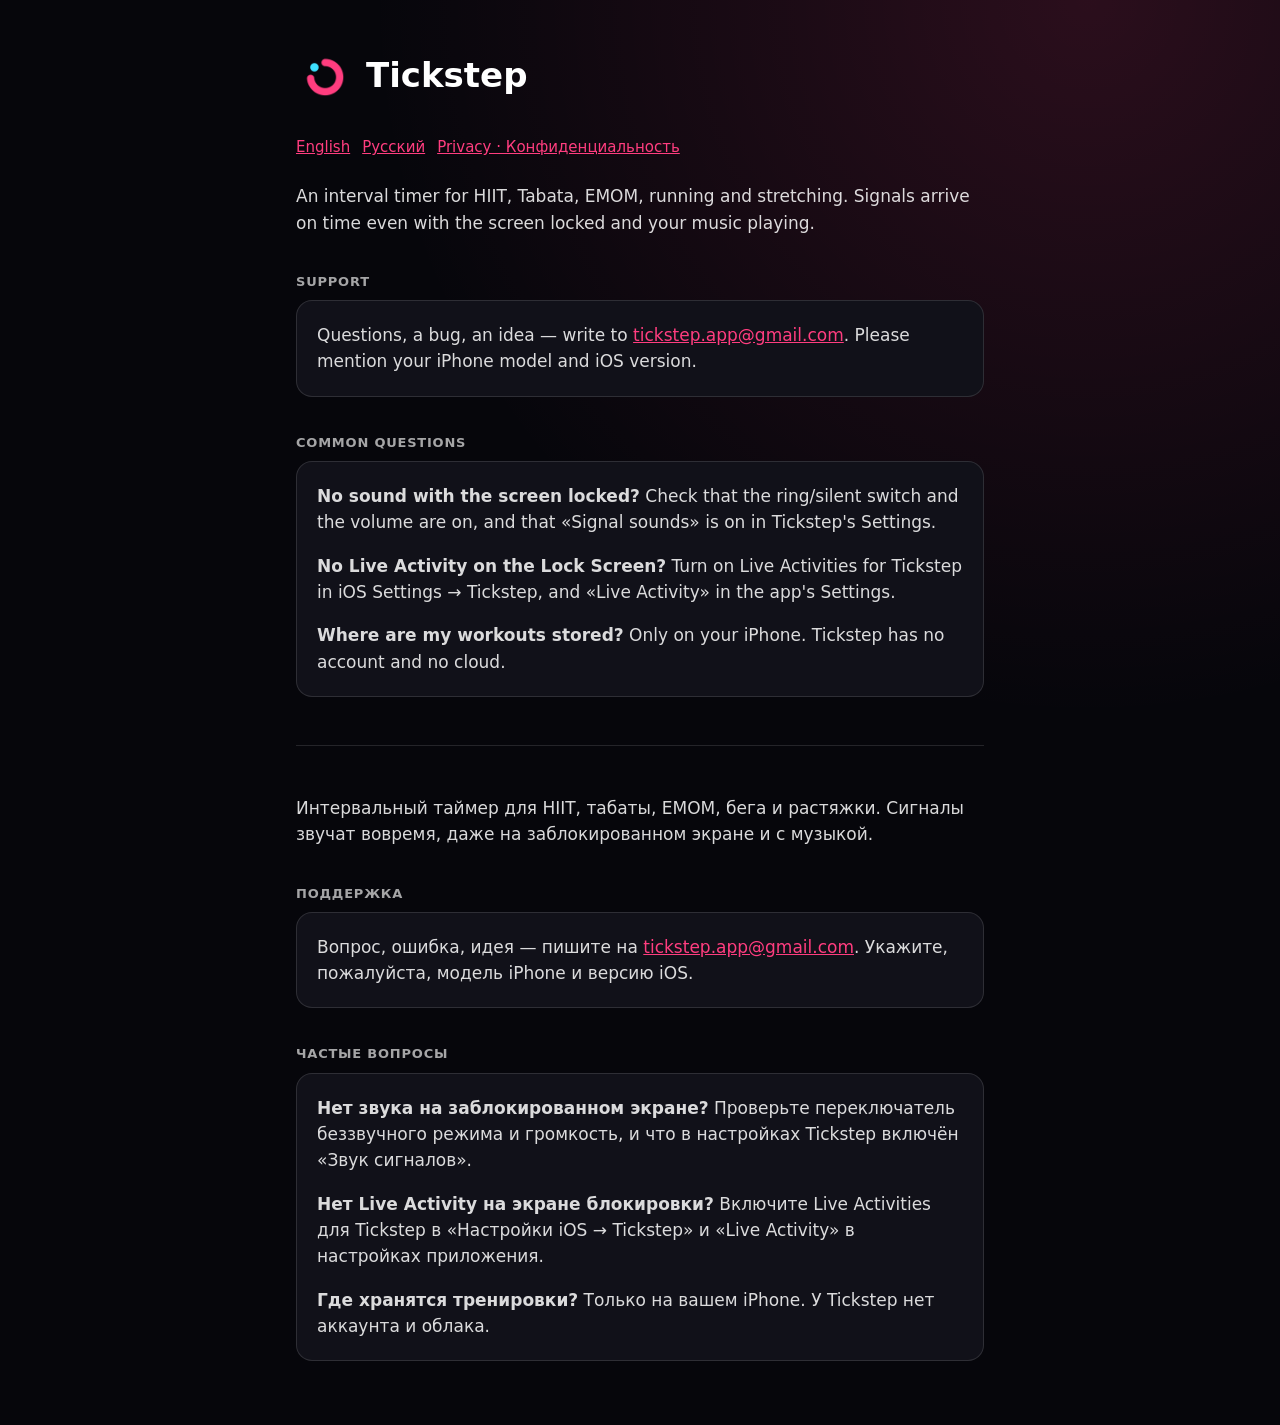
<file: index.html>
<!doctype html>
<html lang="en">
<head>
<meta charset="utf-8">
<meta name="viewport" content="width=device-width, initial-scale=1">
<title>Tickstep — Support</title>
<meta name="description" content="Tickstep — an interval timer whose signals come on time, even with the screen locked.">
<link rel="stylesheet" href="style.css">
</head>
<body>
<main>
<header><img src="icon.png" alt=""><h1>Tickstep</h1></header>
<nav class="lang"><a href="#en">English</a><a href="#ru">Русский</a><a href="privacy/">Privacy · Конфиденциальность</a></nav>

<section id="en">
<p>An interval timer for HIIT, Tabata, EMOM, running and stretching. Signals arrive on time even with the screen locked and your music playing.</p>
<h2>Support</h2>
<div class="card">
<p>Questions, a bug, an idea — write to <a href="mailto:tickstep.app@gmail.com">tickstep.app@gmail.com</a>. Please mention your iPhone model and iOS version.</p>
</div>
<h2>Common questions</h2>
<div class="card">
<p><strong>No sound with the screen locked?</strong> Check that the ring/silent switch and the volume are on, and that «Signal sounds» is on in Tickstep's Settings.</p>
<p><strong>No Live Activity on the Lock Screen?</strong> Turn on Live Activities for Tickstep in iOS Settings → Tickstep, and «Live Activity» in the app's Settings.</p>
<p><strong>Where are my workouts stored?</strong> Only on your iPhone. Tickstep has no account and no cloud.</p>
</div>
</section>

<section id="ru" lang="ru">
<p>Интервальный таймер для HIIT, табаты, EMOM, бега и растяжки. Сигналы звучат вовремя, даже на заблокированном экране и с музыкой.</p>
<h2>Поддержка</h2>
<div class="card">
<p>Вопрос, ошибка, идея — пишите на <a href="mailto:tickstep.app@gmail.com">tickstep.app@gmail.com</a>. Укажите, пожалуйста, модель iPhone и версию iOS.</p>
</div>
<h2>Частые вопросы</h2>
<div class="card">
<p><strong>Нет звука на заблокированном экране?</strong> Проверьте переключатель беззвучного режима и громкость, и что в настройках Tickstep включён «Звук сигналов».</p>
<p><strong>Нет Live Activity на экране блокировки?</strong> Включите Live Activities для Tickstep в «Настройки iOS → Tickstep» и «Live Activity» в настройках приложения.</p>
<p><strong>Где хранятся тренировки?</strong> Только на вашем iPhone. У Tickstep нет аккаунта и облака.</p>
</div>
</section>
</main>
</body>
</html>
</file>
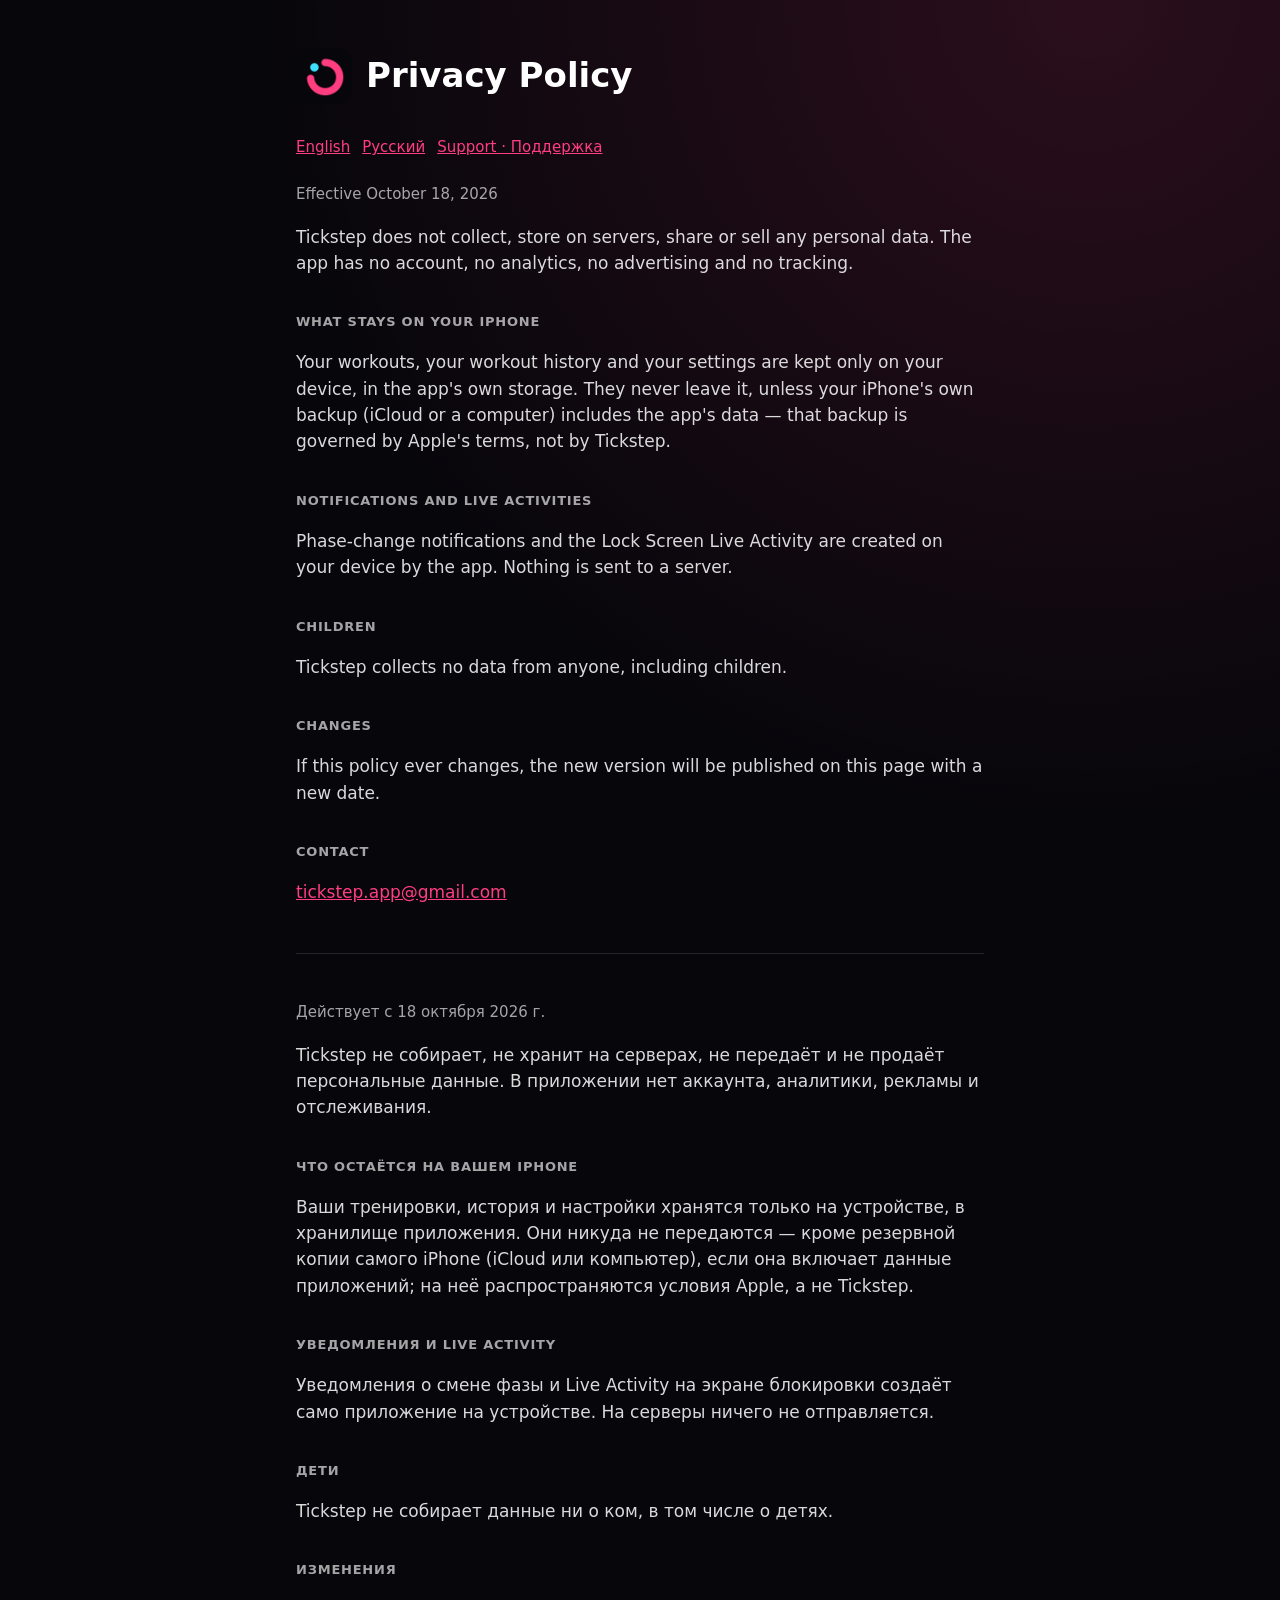
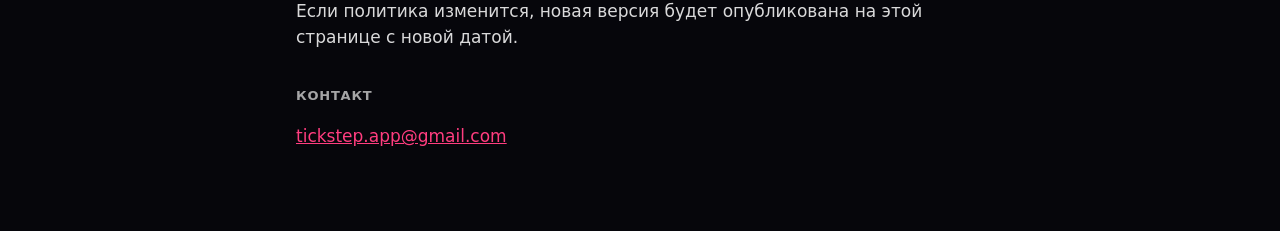
<file: privacy/index.html>
<!doctype html>
<html lang="en">
<head>
<meta charset="utf-8">
<meta name="viewport" content="width=device-width, initial-scale=1">
<title>Tickstep — Privacy Policy</title>
<link rel="stylesheet" href="../style.css">
</head>
<body>
<main>
<header><img src="../icon.png" alt=""><h1>Privacy Policy</h1></header>
<nav class="lang"><a href="#en">English</a><a href="#ru">Русский</a><a href="../">Support · Поддержка</a></nav>

<section id="en">
<p class="muted">Effective October 18, 2026</p>
<p>Tickstep does not collect, store on servers, share or sell any personal data. The app has no account, no analytics, no advertising and no tracking.</p>
<h2>What stays on your iPhone</h2>
<p>Your workouts, your workout history and your settings are kept only on your device, in the app's own storage. They never leave it, unless your iPhone's own backup (iCloud or a computer) includes the app's data — that backup is governed by Apple's terms, not by Tickstep.</p>
<h2>Notifications and Live Activities</h2>
<p>Phase-change notifications and the Lock Screen Live Activity are created on your device by the app. Nothing is sent to a server.</p>
<h2>Children</h2>
<p>Tickstep collects no data from anyone, including children.</p>
<h2>Changes</h2>
<p>If this policy ever changes, the new version will be published on this page with a new date.</p>
<h2>Contact</h2>
<p><a href="mailto:tickstep.app@gmail.com">tickstep.app@gmail.com</a></p>
</section>

<section id="ru" lang="ru">
<p class="muted">Действует с 18 октября 2026 г.</p>
<p>Tickstep не собирает, не хранит на серверах, не передаёт и не продаёт персональные данные. В приложении нет аккаунта, аналитики, рекламы и отслеживания.</p>
<h2>Что остаётся на вашем iPhone</h2>
<p>Ваши тренировки, история и настройки хранятся только на устройстве, в хранилище приложения. Они никуда не передаются — кроме резервной копии самого iPhone (iCloud или компьютер), если она включает данные приложений; на неё распространяются условия Apple, а не Tickstep.</p>
<h2>Уведомления и Live Activity</h2>
<p>Уведомления о смене фазы и Live Activity на экране блокировки создаёт само приложение на устройстве. На серверы ничего не отправляется.</p>
<h2>Дети</h2>
<p>Tickstep не собирает данные ни о ком, в том числе о детях.</p>
<h2>Изменения</h2>
<p>Если политика изменится, новая версия будет опубликована на этой странице с новой датой.</p>
<h2>Контакт</h2>
<p><a href="mailto:tickstep.app@gmail.com">tickstep.app@gmail.com</a></p>
</section>
</main>
</body>
</html>
</file>
<file: style.css>
:root { color-scheme: dark; --bg: #06060b; --panel: #111119; --line: #ffffff1f; --label: #ffffff; --secondary: #ffffffa3; --accent: #ff3d7f; --rest: #3de1ff; }
* { box-sizing: border-box; }
body { margin: 0; background: radial-gradient(circle at 85% 0%, #ff3d7f26, transparent 40%), var(--bg); color: var(--label); font: 17px/1.55 -apple-system, BlinkMacSystemFont, "Segoe UI", system-ui, sans-serif; }
main { max-width: 720px; margin: 0 auto; padding: 48px 16px 64px; }
header { display: flex; align-items: center; gap: 14px; margin-bottom: 32px; }
header img { width: 56px; height: 56px; border-radius: 13px; }
h1 { font-size: 34px; line-height: 1.15; margin: 0; }
h2 { font-size: 13px; letter-spacing: .06em; text-transform: uppercase; color: var(--secondary); margin: 36px 0 8px; font-weight: 600; }
p, li { color: #ffffffd9; }
a { color: var(--accent); }
.lang { display: flex; gap: 12px; font-size: 15px; margin-bottom: 24px; }
.card { background: var(--panel); border: 1px solid var(--line); border-radius: 16px; padding: 4px 20px; }
.muted { color: var(--secondary); font-size: 15px; }
section + section { margin-top: 48px; padding-top: 32px; border-top: 1px solid var(--line); }
</file>
